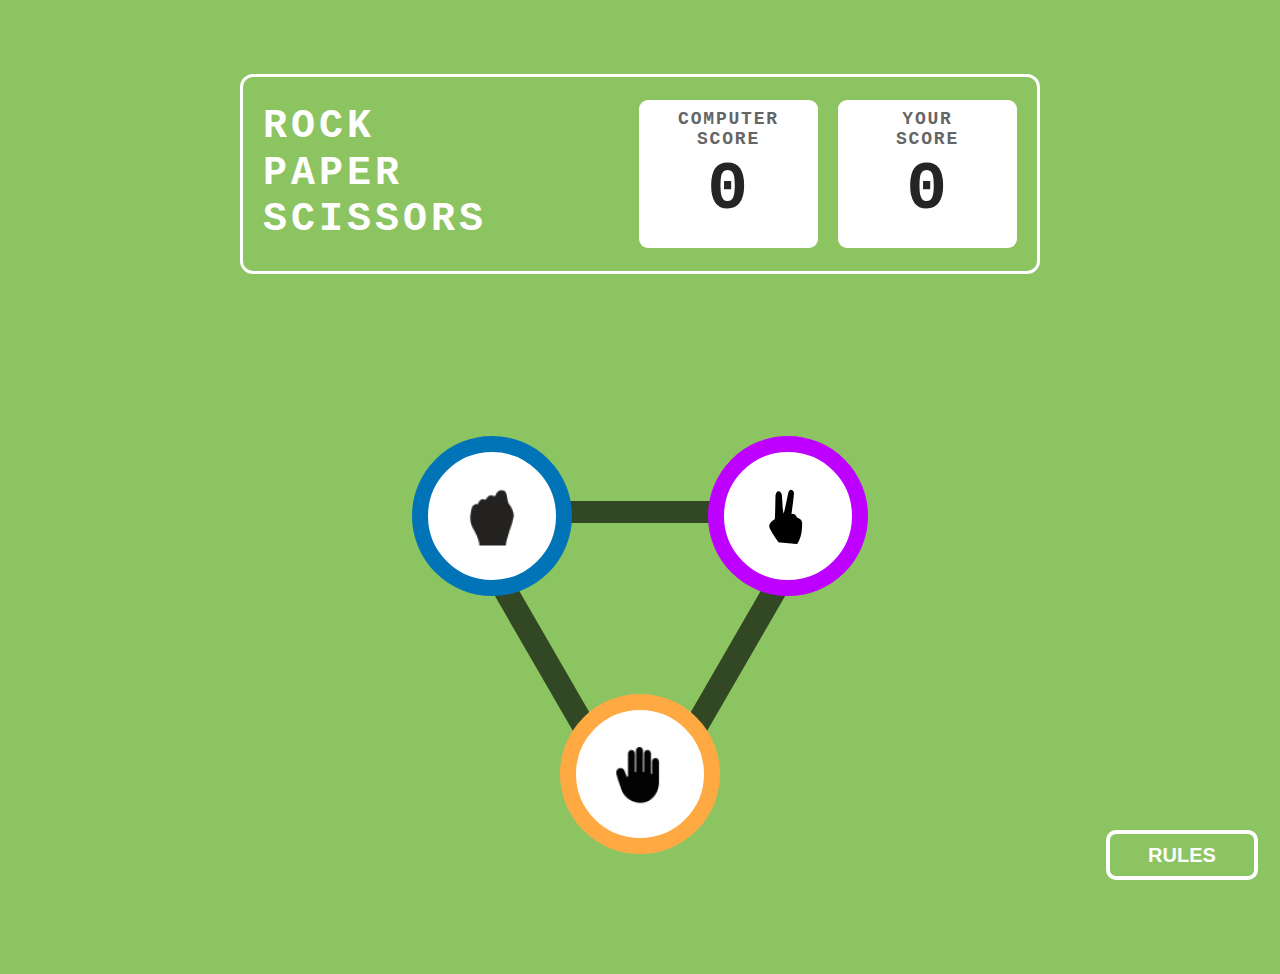
<file: index.html>
<!DOCTYPE html>
<html lang="en">

<head>
  <meta charset="UTF-8" />
  <meta name="viewport" content="width=device-width, initial-scale=1.0" />
  <title>ROCK-PAPER-SCISSORS</title>
  <link rel="stylesheet" href="styles.css" />
</head>

<body>
  <div class="container">
    <div class="header">
      <div class="title">ROCK<br />PAPER<br />SCISSORS</div>
      <div class="scores">
        <div class="score-box">
          <div class="scoreDisplay">COMPUTER SCORE
            <div id="computerScoreDisplay">0</div>
          </div>
        </div>
        <div class="score-box">
          <div class="scoreDisplay">YOUR <br />SCORE
            <div id="playerScoreDisplay">0</div>
          </div>
        </div>
      </div>
    </div>
    <div class="body">
      <div class="btn-container">
        <div class="triangle"></div>
        <div class="triangle1"></div>
        <button class="choices top-left" value="rock"></button>
        <button class="choices top-right" value="scissors"></button>
        <button class="choices bottom" value="paper"></button>
      </div>

      <div class="resultDisplay">
        <div class="pickedDispaly">
          <div class="player">YOU PICKED</div>
          <div class="computer">PC PICKED</div>
        </div>
        <div class="pickedResult">
          <div class="playerPickedResultBox">
            <div class="playerPickedResult"></div>
            <div id="playerAmimation">
              <span id="playerSpan" style="--i: 1;"></span>
              <span id="playerSpan" style="--i: 2;"></span>
              <span id="playerSpan" style="--i: 3;"></span>
            </div>
          </div>
          <div class="gameResult">
            <div class="playerWinningStatus"></div>
            <div class="againstPc">AGAINST PC</div>
            <button class="playAgain">Play Again</button>
          </div>
          <div class="pcPickedResultBox">
            <div class="pcPickedResult"></div>
            <div id="pcAmimation">
              <span id="pcSpan" style="--i: 1;"></span>
              <span id="pcSpan" style="--i: 2;"></span>
              <span id="pcSpan" style="--i: 3;"></span>
            </div>
          </div>
        </div>
      </div>
    </div>
    <div class="footer">
      <button class="rulesButton">RULES</button>
      <button class="nextButton">NEXT</button>
    </div>
    <div id="popupDiv">
      <button class="closeBtn">&times;</button>
      <h3>Game Rules</h3>
      <div class="rule-box">
        <div class="rule-info">
          <div class="square"></div>
          <div>
            Rock beats scissors, scissors beat paper, and paper beats rock.
          </div>
        </div>
        <div class="rule-info">
          <div class="square"></div>
          <div>
            Agree ahead of time whether you’ll count off “rock, paper,
            scissors, shoot” or just “rock, paper, scissors.”
          </div>
        </div>
        <div class="rule-info">
          <div class="square"></div>
          <div>
            Use rock, paper, scissors to settle minor decisions or simply
            play to pass the time
          </div>
        </div>
        <div class="rule-info">
          <div class="square"></div>
          <div>
            If both players lay down the same hand, each player lays down
            another hand
          </div>
        </div>
      </div>
    </div>
  </div>
</body>
<script src="script.js"></script>

</html
</file>
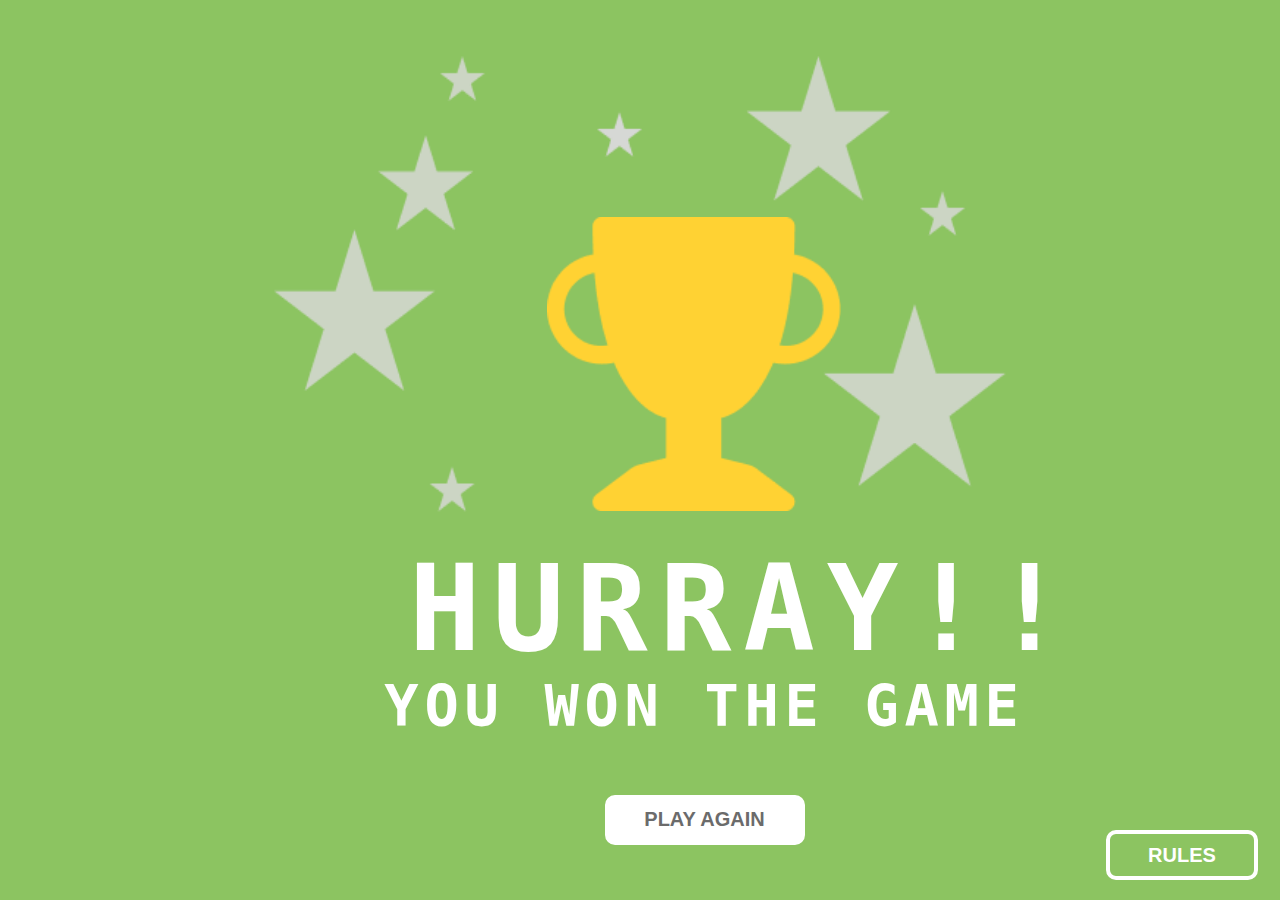
<file: winpage/final.html>
<!DOCTYPE html>
<html lang="en">

<head>
    <meta charset="UTF-8">
    <meta name="viewport" content="width=device-width, initial-scale=1.0">
    <title>Document</title>
    <link rel="stylesheet" href="winstyles.css" />
    <link rel="stylesheet" href="../styles.css" />
</head>

<body>
    <div class="winningPage">
        <div class="container">
            <img src="./img/Group 5.png" class="background" />
            <img src="./img/Vector.png" class="overlay" />
        </div>
        <div class="solgan">HURRAY!!</div>
        <div class="msg">YOU WON THE GAME</div>
        <button class="goBackButton" onclick="history.back()">PLAY AGAIN</button>
    </div>
    <div class="footer">
        <button class="rulesButton">RULES</button>
    </div>
    <div id="popupDiv">
        <button class="closeBtn">&times;</button>
        <h3>Game Rules</h3>
        <div class="rule-box">
            <div class="rule-info">
                <div class="square"></div>
                <div>
                    Rock beats scissors, scissors beat paper, and paper beats rock.
                </div>
            </div>
            <div class="rule-info">
                <div class="square"></div>
                <div>
                    Agree ahead of time whether you’ll count off “rock, paper,
                    scissors, shoot” or just “rock, paper, scissors.”
                </div>
            </div>
            <div class="rule-info">
                <div class="square"></div>
                <div>
                    Use rock, paper, scissors to settle minor decisions or simply
                    play to pass the time
                </div>
            </div>
            <div class="rule-info">
                <div class="square"></div>
                <div>
                    If both players lay down the same hand, each player lays down
                    another hand
                </div>
            </div>
        </div>
    </div>
</body>
<script src="../script.js"></script>

</html>
</file>
<file: styles.css>
* {
  margin: 0px;
}

:root {
  --rock: url(assets/rock.png);
  --paper: url(assets/paper.png);
  --scissors: url(assets/scissor.png);
  --bgc: #8cc461;
  --bx1: #ffa943;
  --bx2: #bd00ff;
  --bx3: #0074b6;
}
body {
  background: #8cc461;
  display: flex;
  justify-content: center;
}

.header {
  background-color: #8cc461;
  color: white;
  padding: 20px;
  display: flex;
  justify-content: space-between;
  align-items: center;
  width: 800px;
  height: 200px;
  border-radius: 13px;
  border: 3px solid #fff;
  margin-top: 74px;
  box-sizing: border-box;
}
.title {
  width: 135px;
  height: 37px;
  font-size: 40px;
  font-weight: 600;
  line-height: 46.88px;
  letter-spacing: 0.1em;
  font-family: monospace;
  display: flex;
  align-items: center;
}
.scores {
  display: flex;
  align-items: center;
  gap: 20px;
}
.score-box {
  width: 139px;
  height: 128px;
  background-color: white;
  color: black;
  padding: 10px 20px;
  border-radius: 9px;
  text-align: center;
}
.scoreDisplay {
  margin: 0;
  font-size: 18px;
  font-family: monospace;
  font-weight: 600;
  line-height: 19.92px;
  letter-spacing: 0.1em;
  color: #656565;
}
#computerScoreDisplay,
#playerScoreDisplay {
  margin: auto;
  width: 79px;
  height: 63px;
  font-family: monospace;
  font-size: 68px;
  font-weight: 700;
  line-height: 79.69px;
  color: #252525;
}

.btn-container {
  position: relative;
  width: 800px;
  height: 600px;
  justify-content: center;
  display: flex;
  align-items: center;
  padding-top: 100px;
}

.triangle {
  width: 0;
  height: 0;
  border-left: 200px solid transparent;
  border-right: 200px solid transparent;
  border-top: 346.4px solid rgba(0, 0, 0, 0.64);
  position: relative;
}

.triangle1 {
  bottom: 174px;
  right: 240px;
  align-self: center;
  width: 0;
  height: 0;
  border-left: 160px solid transparent;
  border-right: 160px solid transparent;
  border-top: 277.12px solid #8cc461;
  position: absolute;
}

.top-left {
  background: var(--rock) no-repeat center;
  border: 16px solid #0074b6;
  position: absolute;
  width: 160px;
  height: 160px;
  background-color: white;
  border-radius: 50%;
  cursor: pointer;
  top: 162px;
  left: 172px;
}

.top-right {
  background: var(--scissors) no-repeat center;
  border: 16px solid var(--bx2);
  position: absolute;
  width: 160px;
  height: 160px;
  background-color: white;
  border-radius: 50%;
  cursor: pointer;
  right: 172px;
  top: 162px;
}

.bottom {
  background: var(--paper) no-repeat center;
  border: 16px solid var(--bx1);
  position: absolute;
  width: 160px;
  height: 160px;
  background-color: white;
  border-radius: 50%;
  cursor: pointer;
  bottom: 120px;
}

.playerPickedResult,
.pcPickedResult {
  width: 160px;
  height: 160px;
  background-color: white !important;
  border-radius: 50%;
  cursor: pointer;
  position: relative;
  z-index: 1;
}

.resultDisplay {
  display: none;
  flex-direction: column;
  margin-top: 150px;
}

#nextButton {
  background: #8cc461;
  color: white;
  cursor: pointer;
  position: fixed;
  bottom: 20px;
  right: 155px;
  width: 119px;
  height: 40px;
  border-radius: 10px;
  border: 2px solid #ffffff;
  font-family: monospace;
  font-size: 21px;
  font-weight: 600;
  line-height: 24.61px;
  letter-spacing: 0.1em;
  display: none;
}

/* Style for the close button */
.closeBtn {
  position: absolute;
  top: -30px;
  right: -16px;
  background-color: red;
  font-family: Dangrek;
  font-size: 30px;
  font-weight: 400;
  cursor: pointer;
  border-radius: 50px;
  color: white;
  width: 50px;
  height: 50px;
  border: 5px solid #ffffff;
  padding-bottom: revert-layer;
}
#popupDiv h3 {
  width: 181px;
  height: 42px;
  font-family: monospace;
  font-size: 29px;
  font-weight: 500;
  line-height: 33.98px;
  margin: auto;
  margin-top: 20px;
}
.rule-box {
  margin-left: 6px;
  box-sizing: border-box;
  width: 261px;
}
.rule-info {
  display: flex;
  align-items: center;
  margin-bottom: 20px;
}
.square {
  width: 12px;
  height: 8px;
  background-color: #ffd600;
  margin-right: 10px;
}

/* Style for the button */
#toggleButton {
  background: #8cc461;
  color: white;
  cursor: pointer;
  position: fixed;
  bottom: 20px;
  right: 20px;
  width: 119px;
  height: 40px;
  border-radius: 10px;
  border: 2px solid #ffffff;
  font-family: monospace;
  font-size: 21px;
  font-weight: 600;
  line-height: 24.61px;
  letter-spacing: 0.1em;
}

/* Style for the pop-up div */
#popupDiv {
  display: none;
  position: fixed;
  bottom: 82px;
  right: 20px;
  background: #004429;
  border: 7px solid #ffffff;
  box-shadow: 0 2px 10px rgba(0, 0, 0, 0.1);
  text-align: left;
  animation: slideDown 0.5s forwards;
  width: 282px;
  height: 352px;
  border-radius: 13px;
  color: white;
}

@keyframes slideDown {
  from {
    opacity: 0;
    transform: translateY(-20px);
  }
  to {
    opacity: 1;
    transform: translateY(0);
  }
}
.pickedDispaly {
  display: flex;
  height: 50px;
  align-items: center;
  justify-content: space-between;
  box-sizing: border-box;
  padding-left: 32px;
  padding-right: 44px;
  margin-bottom: 22px;

  .player {
    display: flex;
    font-family: Roboto;
    font-size: 17px;
    font-weight: 600;
    line-height: 19.92px;
    letter-spacing: 0.1em;
    text-align: left;
    color: white;
  }
  .computer {
    display: flex;
    font-family: Roboto;
    font-size: 17px;
    font-weight: 600;
    line-height: 19.92px;
    letter-spacing: 0.1em;
    text-align: left;
    color: white;
  }
}

.pickedResult {
  display: flex;
  justify-content: space-between;
  align-items: center;
  height: 200px;
  position: relative;
}
.gameResult {
  width: 272px;
  display: flex;
  flex-direction: column;
  justify-content: center;
  align-items: center;
  height: inherit;
}

.playerWinningStatus {
  font-family: Roboto;
  font-size: 39px;
  font-weight: 800;
  line-height: 45.7px;
  letter-spacing: 0.1em;
  text-align: center;
  color: #ffffff;
  margin-bottom: 12px;
}
.againstPc {
  font-family: Roboto;
  font-size: 25px;
  font-weight: 800;
  line-height: 29.3px;
  letter-spacing: 0.1em;
  text-align: center;
  color: #ffffff;
  margin-bottom: 12px;
}
.playAgain {
  width: 174px;
  height: 44px;
  border-radius: 6px;
  color: #6b6b6b;
  font-size: 18px;
  border: 0px solid;
  font-weight: 600;
}

.playerPickedResultBox #playerSpan {
  position: absolute;
  top: 0%;
  left: -1%;
  width: 150px;
  height: 150px;
  border: 28px solid green;
  background-color: green;
  border-radius: inherit;
  opacity: 0.8;
  border-radius: 50%;
}

.pcPickedResultBox #pcSpan {
  position: absolute;
  top: 0%;
  right: -1%;
  width: 150px;
  height: 150px;
  border: 28px solid green;
  background-color: green;
  border-radius: inherit;
  opacity: 0.8;
  border-radius: 50%;
}

.playerPickedResultBox.animate #playerSpan {
  animation: pulseanimation 4s ease-out infinite;
  animation-delay: calc(0.5s * var(--i));
}

.pcPickedResultBox.animate #pcSpan {
  animation: pulseanimation 4s ease-out infinite;
  animation-delay: calc(0.5s * var(--i));
}
@keyframes pulseanimation {
  100% {
    opacity: 0;
    transform: scale(2);
  }
}

.container {
  width: 100%;
  align-items: center;
  display: flex;
  flex-direction: column;
}

.footer {
  height: 50px;
  display: flex;
  width: inherit;
  justify-content: end;
  padding-right: 20px;
  margin-bottom: 20px;
  position: fixed;
  bottom: 0;
}

.rulesButton,
.nextButton {
  width: 152px;
  height: 50px;
  border-radius: 10px;
  border: 4px solid white;
  background: #8cc461;
  font-size: 20px;
  font-weight: 600;
  color: white;
  cursor: pointer;
}

.rulesButton {
  margin-right: 12px;
}
.nextButton {
  display: none;
}
</file>
<file: winpage/winstyles.css>
* {
  margin: 0px;
}

body {
  background: #8cc461;
  height: 100vh;
  width: 100vw;
  display: flex;
  align-items: center;
  flex-direction: column;
}

.goBackButton {
  width: 200px;
  height: 50px;
  border-radius: 10px;
  border: 4px solid white;
  background: white;
  font-size: 20px;
  font-weight: 600;
  color: #6b6b6b;
  cursor: pointer;
  margin-top: 65px;
  margin-left: 129px;
}

.container {
  position: relative;
  max-width: 600px;
}

.background {
  width: 740px;
  height: 460px;
  display: block;
}

.overlay {
  position: absolute;
  top: 67%;
  left: 59%;
  transform: translate(-50%, -50%);
  width: 49%;
  height: auto;
}

.solgan {
  width: 595px;
  height: 86px;
  font-family: monospace;
  font-size: 119px;
  font-weight: 600;
  line-height: 106.64px;
  letter-spacing: 0.1em;
  text-align: center;
  color: #ffffff;
  margin-left: 133px;
  margin-top: 40px;
}

.msg {
  width: 732px;
  height: 48px;
  font-family: monospace;
  font-size: 57px;
  font-weight: 600;
  line-height: 48.05px;
  letter-spacing: 0.1em;
  text-align: center;
  color: #ffffff;
  margin-left: 129px;
  margin-top: 40px;
}

.winningPage {
  display: flex;
  flex-direction: column;
  width: 100%;
  align-items: center;
}
</file>
